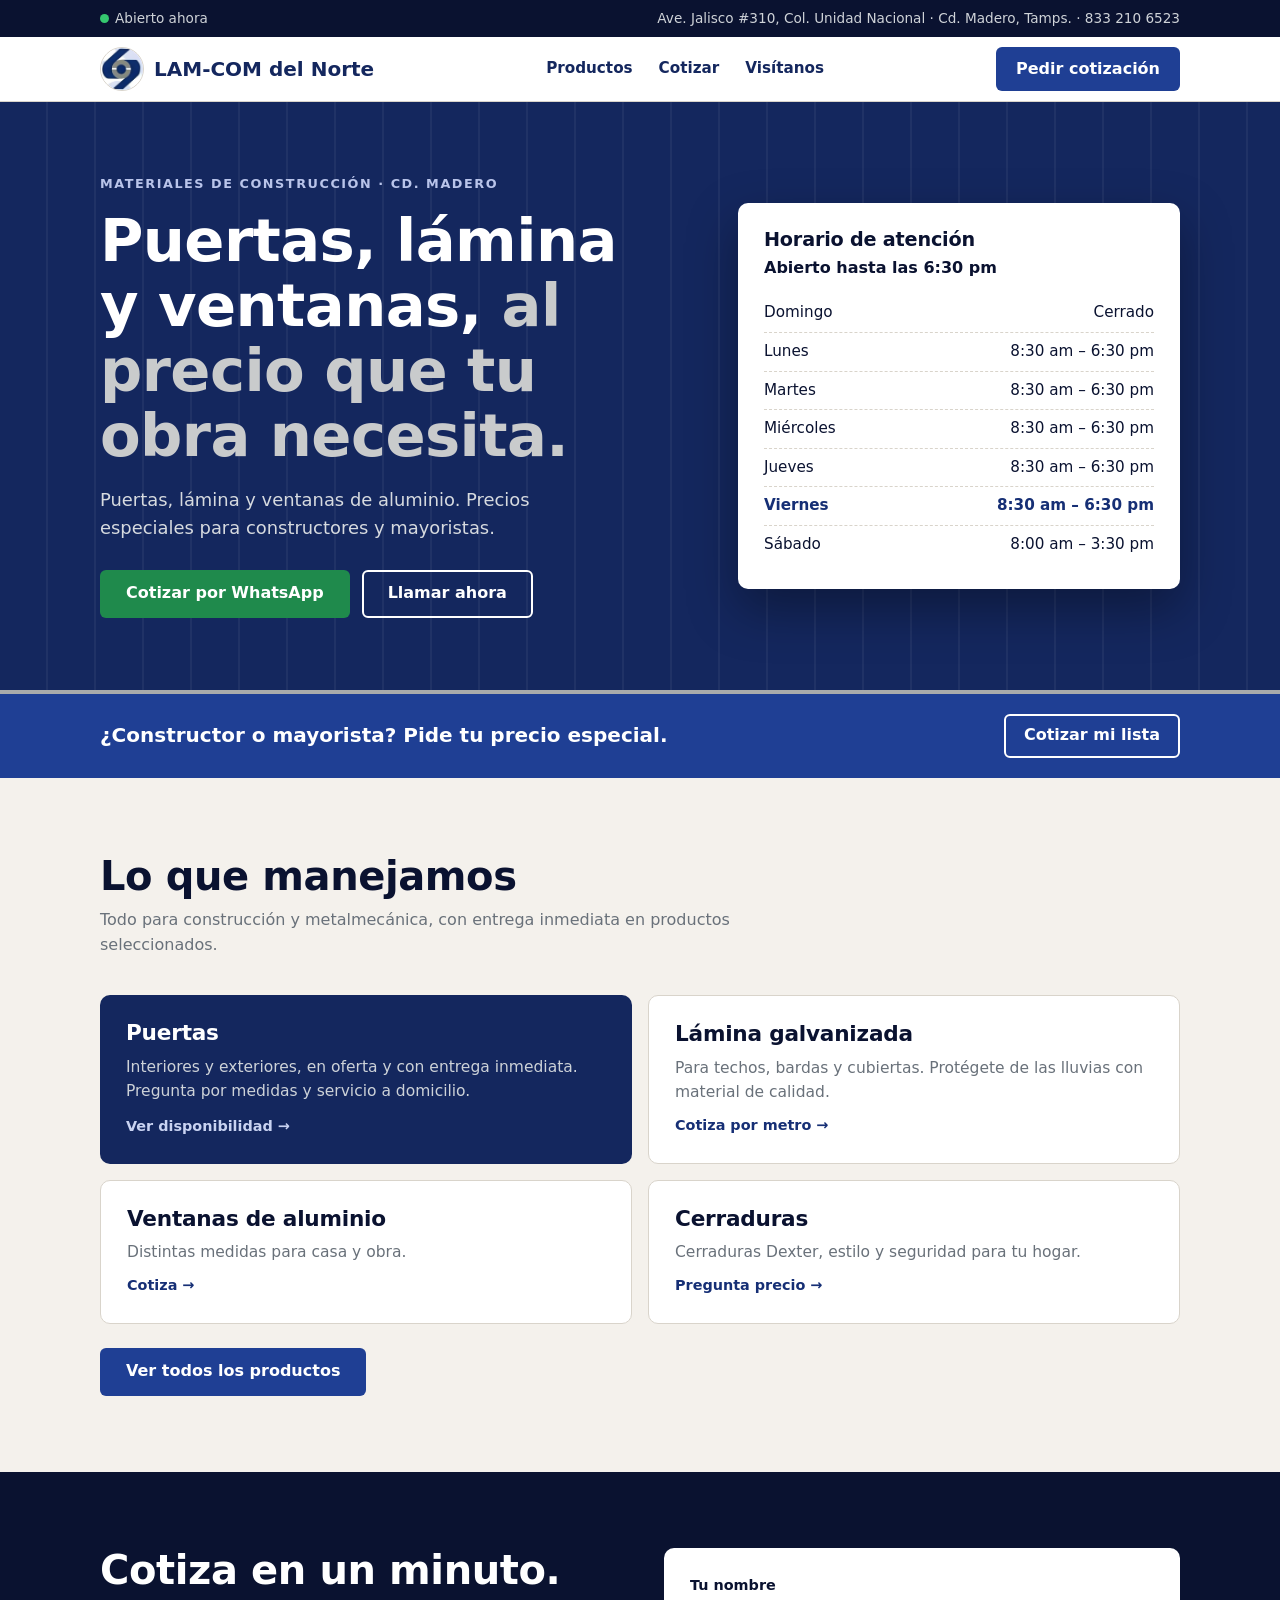
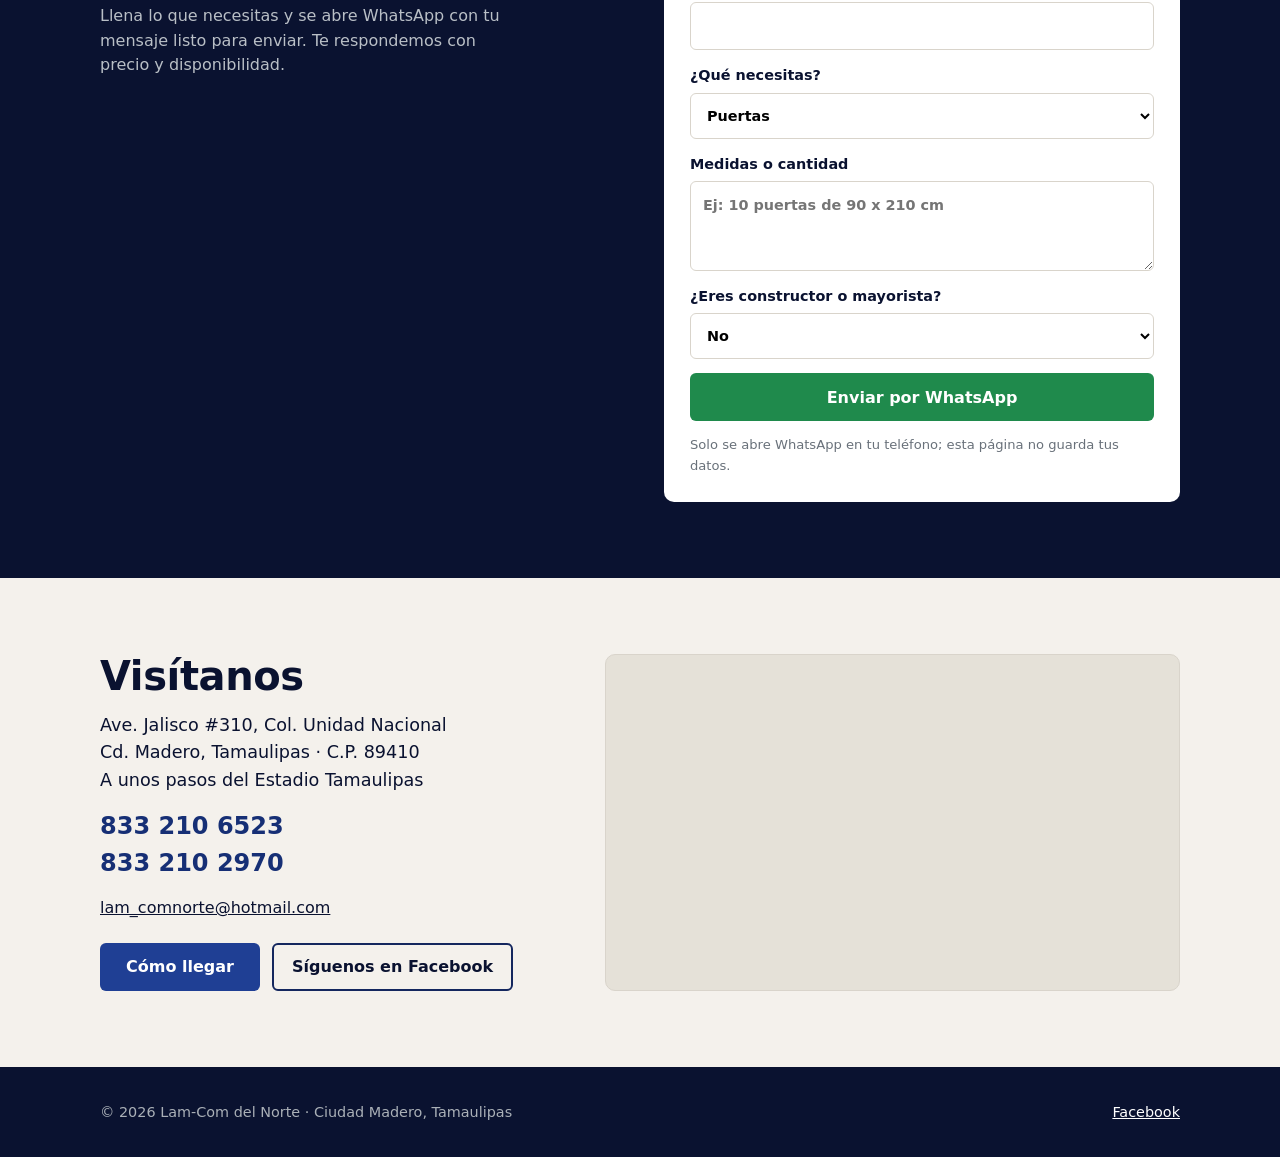
<file: index.html>
<!DOCTYPE html>
<html lang="es">
<head>
  <meta name="facebook-domain-verification" content="wm5kld1myep0v58hn8b151x4iaposu" />
<meta charset="utf-8">
<meta name="viewport" content="width=device-width, initial-scale=1">
<title>Lam-Com del Norte | Puertas, lámina y ventanas en Cd. Madero</title>
<meta name="theme-color" content="#14275e">
<link rel="icon" href="logo.jpg">
<meta name="description" content="Puertas, lámina galvanizada, acero y ventanas de aluminio en Ciudad Madero, Tamaulipas. Precios especiales a constructores y mayoristas.">
<link rel="stylesheet" href="style.css">
</head>
<body>

<div class="stick">
<div class="top"><div class="wrap">
  <span><span class="dot" id="dot"></span><span id="openTxt">Horario</span></span>
  <span>Ave. Jalisco #310, Col. Unidad Nacional · Cd. Madero, Tamps. · <a href="tel:+528332106523">833 210 6523</a></span>
</div></div>
<input type="checkbox" id="mt" class="mt" aria-hidden="true">
<header class="nav"><div class="wrap">
  <a class="logo" href="index.html"><img src="logo.jpg" alt="Logo Lam-Com del Norte"><span>LAM-COM del Norte</span></a>
  <label class="menu" for="mt" id="menu" role="button" tabindex="0" aria-label="Abrir menú">☰</label>
  <nav id="nav">
    <a href="productos.html">Productos</a>
    <a href="#cotizar">Cotizar</a>
    <a href="#visitanos">Visítanos</a>
  </nav>
  <a class="btn btn-or btn-sm" href="#cotizar">Pedir cotización</a>
</div></header>
</div>



<main>
<div class="hero"><div class="wrap">
  <div>
    <p class="eyebrow">Materiales de construcción · Cd. Madero</p>
    <h1>Puertas, lámina y ventanas, <em>al precio que tu obra necesita.</em></h1>
    <p class="lead">Puertas, lámina y ventanas de aluminio. Precios especiales para constructores y mayoristas.</p>
    <div class="cta">
      <a class="btn btn-wa" id="waHero" href="#">Cotizar por WhatsApp</a>
      <a class="btn btn-ghost" href="tel:+528332106523">Llamar ahora</a>
    </div>
  </div>
  <aside class="card-info" aria-label="Horario">
    <h2>Horario de atención</h2>
    <p class="status" id="status">Revisando…</p>
    <ul class="hrs" id="hrs"></ul>
  </aside>
</div></div>

<div class="band"><div class="wrap">
  <strong>¿Constructor o mayorista? Pide tu precio especial.</strong>
  <a class="btn btn-ghost btn-sm" href="#cotizar">Cotizar mi lista</a>
</div></div>

<section id="productos"><div class="wrap">
  <div class="sec-h">
    <h2>Lo que manejamos</h2>
    <p>Todo para construcción y metalmecánica, con entrega inmediata en productos seleccionados.</p>
  </div>
  <div class="prods">
    <a class="p big" href="productos.html#puertas-interior"><h3>Puertas</h3><p>Interiores y exteriores, en oferta y con entrega inmediata. Pregunta por medidas y servicio a domicilio.</p><span class="tag">Ver disponibilidad →</span></a>
    <a class="p mid" href="productos.html#lamina"><h3>Lámina galvanizada</h3><p>Para techos, bardas y cubiertas. Protégete de las lluvias con material de calidad.</p><span class="tag">Cotiza por metro →</span></a>
    <a class="p sm" href="productos.html#ventanas"><h3>Ventanas de aluminio</h3><p>Distintas medidas para casa y obra.</p><span class="tag">Cotiza →</span></a>
        <a class="p sm" href="productos.html#cerraduras"><h3>Cerraduras</h3><p>Cerraduras Dexter, estilo y seguridad para tu hogar.</p><span class="tag">Pregunta precio →</span></a>
  </div>
  <p style="margin-top:24px"><a class="btn btn-or" href="productos.html">Ver todos los productos</a></p>
</div></section>

<section class="quote" id="cotizar"><div class="wrap grid">
  <div>
    <h2>Cotiza en un minuto.</h2>
    <p class="s">Llena lo que necesitas y se abre WhatsApp con tu mensaje listo para enviar. Te respondemos con precio y disponibilidad.</p>
  </div>
  <form id="qf">
    <label>Tu nombre<input name="n" required autocomplete="name"></label>
    <label>¿Qué necesitas?
      <select name="p">
        <option>Puertas</option><option>Lámina galvanizada</option><option>Ventanas de aluminio</option>
        <option>Cerraduras</option><option>Otro</option>
      </select>
    </label>
    <label>Medidas o cantidad<textarea name="d" placeholder="Ej: 10 puertas de 90 x 210 cm"></textarea></label>
    <label>¿Eres constructor o mayorista?
      <select name="m"><option>No</option><option>Sí, constructor</option><option>Sí, mayorista</option></select>
    </label>
    <button class="btn btn-wa" type="submit">Enviar por WhatsApp</button>
    <p class="note">Solo se abre WhatsApp en tu teléfono; esta página no guarda tus datos.</p>
  </form>
</div></section>

<section id="visitanos"><div class="wrap loc">
  <div>
    <div class="sec-h" style="margin-bottom:0"><h2>Visítanos</h2></div>
    <address>Ave. Jalisco #310, Col. Unidad Nacional<br>Cd. Madero, Tamaulipas · C.P. 89410<br>A unos pasos del Estadio Tamaulipas</address>
    <div class="lines"><a href="tel:+528332106523">833 210 6523</a><a href="tel:+528332102970">833 210 2970</a></div>
    <p style="margin:14px 0 22px"><a href="mailto:lam_comnorte@hotmail.com">lam_comnorte@hotmail.com</a></p>
    <div class="cta">
      <a class="btn btn-or" target="_blank" rel="noopener" href="https://www.google.com/maps/dir/?api=1&destination=22.277692841,-97.850430793">Cómo llegar</a>
      <a class="btn btn-sm" style="border-color:var(--steel)" target="_blank" rel="noopener" href="https://www.facebook.com/LamComDelNorte">Síguenos en Facebook</a>
    </div>
  </div>
  <div class="map"><iframe title="Mapa" loading="lazy" src="https://maps.google.com/maps?q=22.277692841,-97.850430793(Lam-Com%20del%20Norte)&z=18&output=embed"></iframe></div>
</div></section>
</main>

<footer><div class="wrap">
  <span>© <span id="yr"></span> Lam-Com del Norte · Ciudad Madero, Tamaulipas</span>
  <span><a href="https://www.facebook.com/LamComDelNorte" target="_blank" rel="noopener">Facebook</a></span>
</div></footer>

<a class="btn btn-wa fab" id="waFab" href="#">WhatsApp</a>

<script>
const WA="528332848145";
const wa=t=>`https://wa.me/${WA}?text=${encodeURIComponent(t)}`;
const hello="Hola, me gustaría cotizar material.";
["waHero","waFab"].forEach(i=>document.getElementById(i).href=wa(hello));

// horario (hora de Ciudad Madero, UTC-6)
const H=[["Domingo",null],["Lunes",[8.5,18.5]],["Martes",[8.5,18.5]],["Miércoles",[8.5,18.5]],["Jueves",[8.5,18.5]],["Viernes",[8.5,18.5]],["Sábado",[8,15.5]]];
const fmt=h=>{const H=Math.floor(h),m=h%1?"30":"00";return (H>12?H-12:H)+":"+m+(H>=12?" pm":" am")};
const now=new Date(new Date().toLocaleString("en-US",{timeZone:"America/Matamoros"}));
const d=now.getDay(), t=now.getHours()+now.getMinutes()/60;
document.getElementById("hrs").innerHTML=H.map((x,i)=>`<li class="${i===d?'today':''}"><span>${x[0]}</span><span>${x[1]?fmt(x[1][0])+" – "+fmt(x[1][1]):"Cerrado"}</span></li>`).join("");
const a=H[d][1], open=a&&t>=a[0]&&t<a[1];
document.getElementById("dot").className="dot "+(open?"on":"off");
document.getElementById("openTxt").textContent=open?"Abierto ahora":"Cerrado ahora";
document.getElementById("status").textContent=open?`Abierto hasta las ${fmt(a[1])}`:"Cerrado en este momento";

document.getElementById("qf").addEventListener("submit",e=>{
  e.preventDefault();const f=new FormData(e.target);
  const msg=`Hola, soy ${f.get("n")}. Quiero cotizar: ${f.get("p")}.`+(f.get("d")?` Detalle: ${f.get("d")}.`:"")+(f.get("m")!=="No"?` ${f.get("m")}.`:"");
  window.open(wa(msg),"_blank","noopener");
});
const mt=document.getElementById("mt");document.querySelectorAll("#nav a").forEach(l=>l.onclick=()=>{mt.checked=false});
document.getElementById("yr").textContent=new Date().getFullYear();
</script>
</body>
</html>
</file>
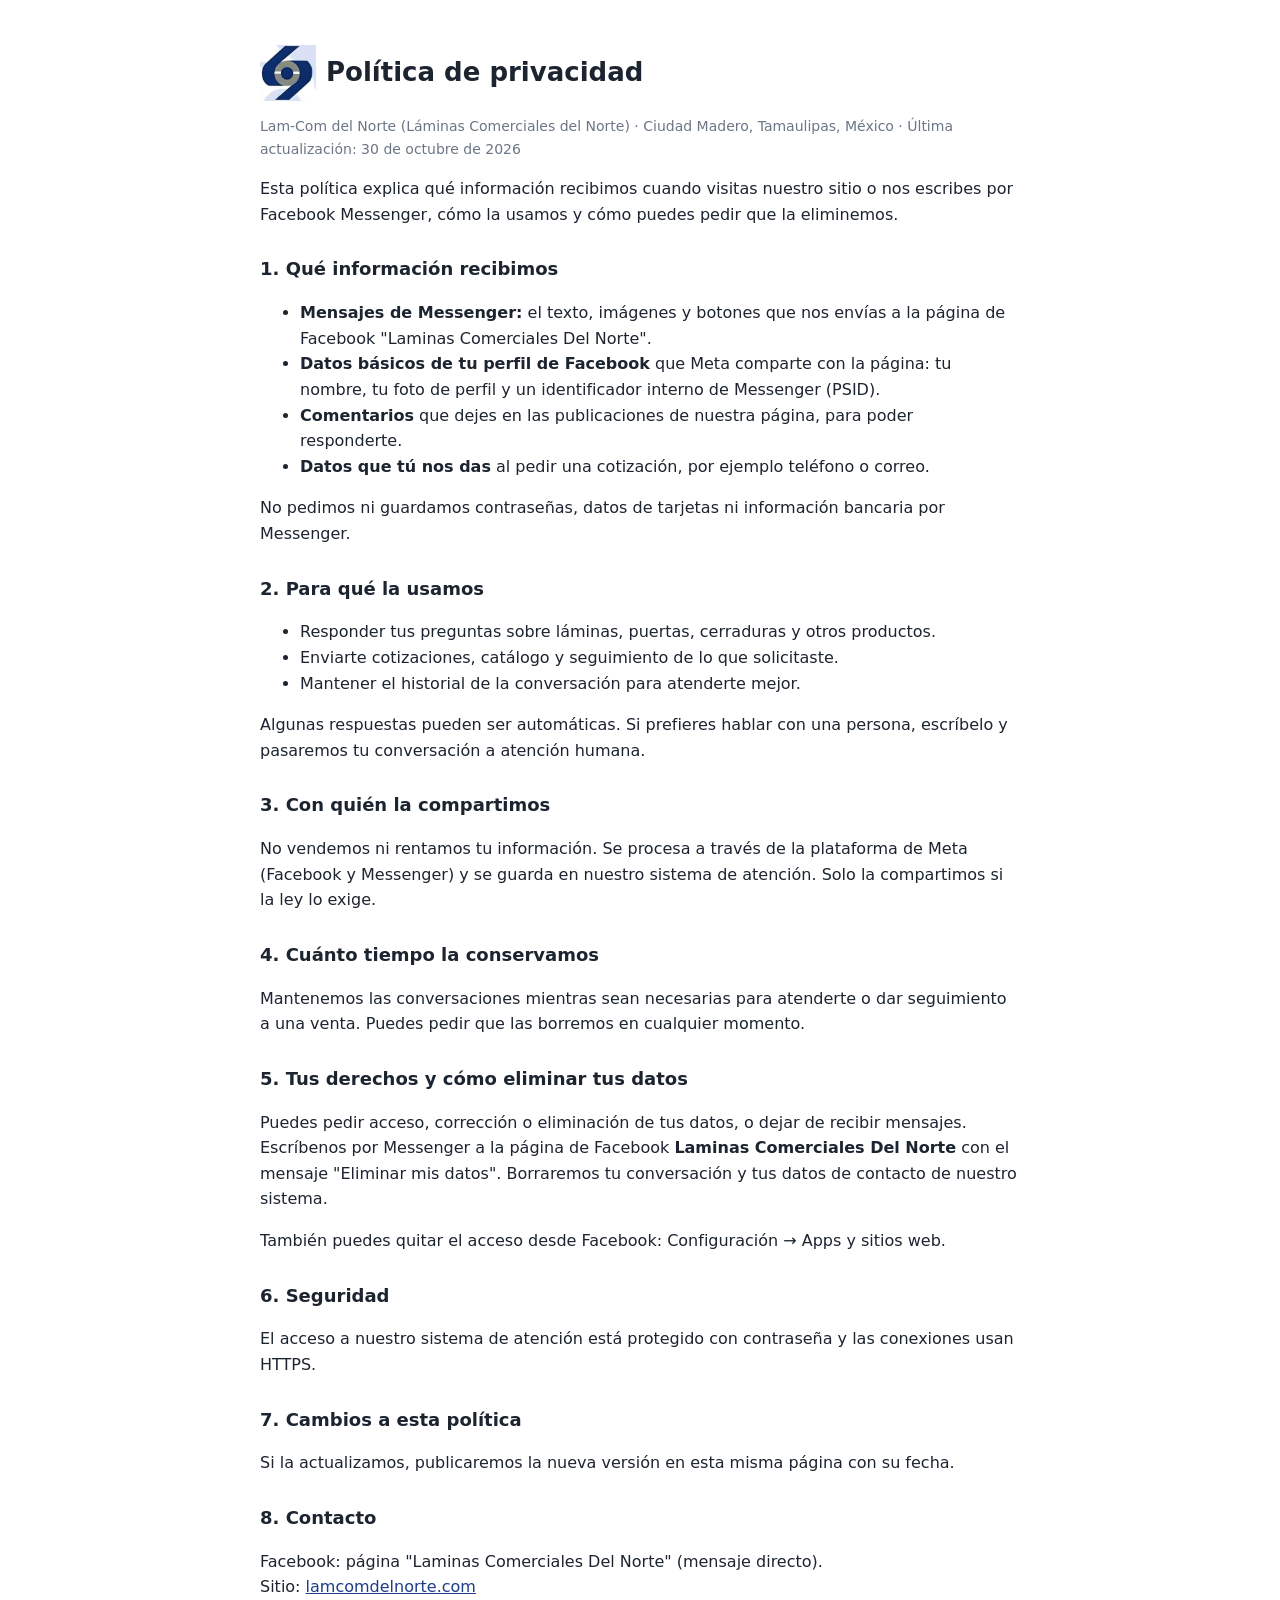
<file: privacidad.html>
<!doctype html>
<html lang="es">
<head>
<meta charset="utf-8">
<meta name="viewport" content="width=device-width, initial-scale=1">
<title>Política de privacidad | Lam-Com del Norte</title>
<link rel="icon" href="logo.jpg">
<style>
  body{font:16px/1.6 system-ui,-apple-system,"Segoe UI",Roboto,sans-serif;color:#1c2430;max-width:760px;margin:0 auto;padding:28px 18px;background:#fff}
  h1{font-size:26px;margin-bottom:4px} h2{font-size:18px;margin-top:28px}
  .muted{color:#6b7686;font-size:14px} img{height:56px;vertical-align:middle;margin-right:10px}
  a{color:#1f3c88}
</style>
</head>
<body>
<h1><img src="logo.jpg" alt="Lam-Com del Norte">Política de privacidad</h1>
<p class="muted">Lam-Com del Norte (Láminas Comerciales del Norte) · Ciudad Madero, Tamaulipas, México · Última actualización: 30 de octubre de 2026</p>

<p>Esta política explica qué información recibimos cuando visitas nuestro sitio o nos escribes por Facebook Messenger, cómo la usamos y cómo puedes pedir que la eliminemos.</p>

<h2>1. Qué información recibimos</h2>
<ul>
  <li><b>Mensajes de Messenger:</b> el texto, imágenes y botones que nos envías a la página de Facebook "Laminas Comerciales Del Norte".</li>
  <li><b>Datos básicos de tu perfil de Facebook</b> que Meta comparte con la página: tu nombre, tu foto de perfil y un identificador interno de Messenger (PSID).</li>
  <li><b>Comentarios</b> que dejes en las publicaciones de nuestra página, para poder responderte.</li>
  <li><b>Datos que tú nos das</b> al pedir una cotización, por ejemplo teléfono o correo.</li>
</ul>
<p>No pedimos ni guardamos contraseñas, datos de tarjetas ni información bancaria por Messenger.</p>

<h2>2. Para qué la usamos</h2>
<ul>
  <li>Responder tus preguntas sobre láminas, puertas, cerraduras y otros productos.</li>
  <li>Enviarte cotizaciones, catálogo y seguimiento de lo que solicitaste.</li>
  <li>Mantener el historial de la conversación para atenderte mejor.</li>
</ul>
<p>Algunas respuestas pueden ser automáticas. Si prefieres hablar con una persona, escríbelo y pasaremos tu conversación a atención humana.</p>

<h2>3. Con quién la compartimos</h2>
<p>No vendemos ni rentamos tu información. Se procesa a través de la plataforma de Meta (Facebook y Messenger) y se guarda en nuestro sistema de atención. Solo la compartimos si la ley lo exige.</p>

<h2>4. Cuánto tiempo la conservamos</h2>
<p>Mantenemos las conversaciones mientras sean necesarias para atenderte o dar seguimiento a una venta. Puedes pedir que las borremos en cualquier momento.</p>

<h2>5. Tus derechos y cómo eliminar tus datos</h2>
<p>Puedes pedir acceso, corrección o eliminación de tus datos, o dejar de recibir mensajes. Escríbenos por Messenger a la página de Facebook <b>Laminas Comerciales Del Norte</b> con el mensaje "Eliminar mis datos". Borraremos tu conversación y tus datos de contacto de nuestro sistema.</p>
<p>También puedes quitar el acceso desde Facebook: Configuración → Apps y sitios web.</p>

<h2>6. Seguridad</h2>
<p>El acceso a nuestro sistema de atención está protegido con contraseña y las conexiones usan HTTPS.</p>

<h2>7. Cambios a esta política</h2>
<p>Si la actualizamos, publicaremos la nueva versión en esta misma página con su fecha.</p>

<h2>8. Contacto</h2>
<p>Facebook: página "Laminas Comerciales Del Norte" (mensaje directo).<br>
Sitio: <a href="index.html">lamcomdelnorte.com</a></p>
</body>
</html>
</file>
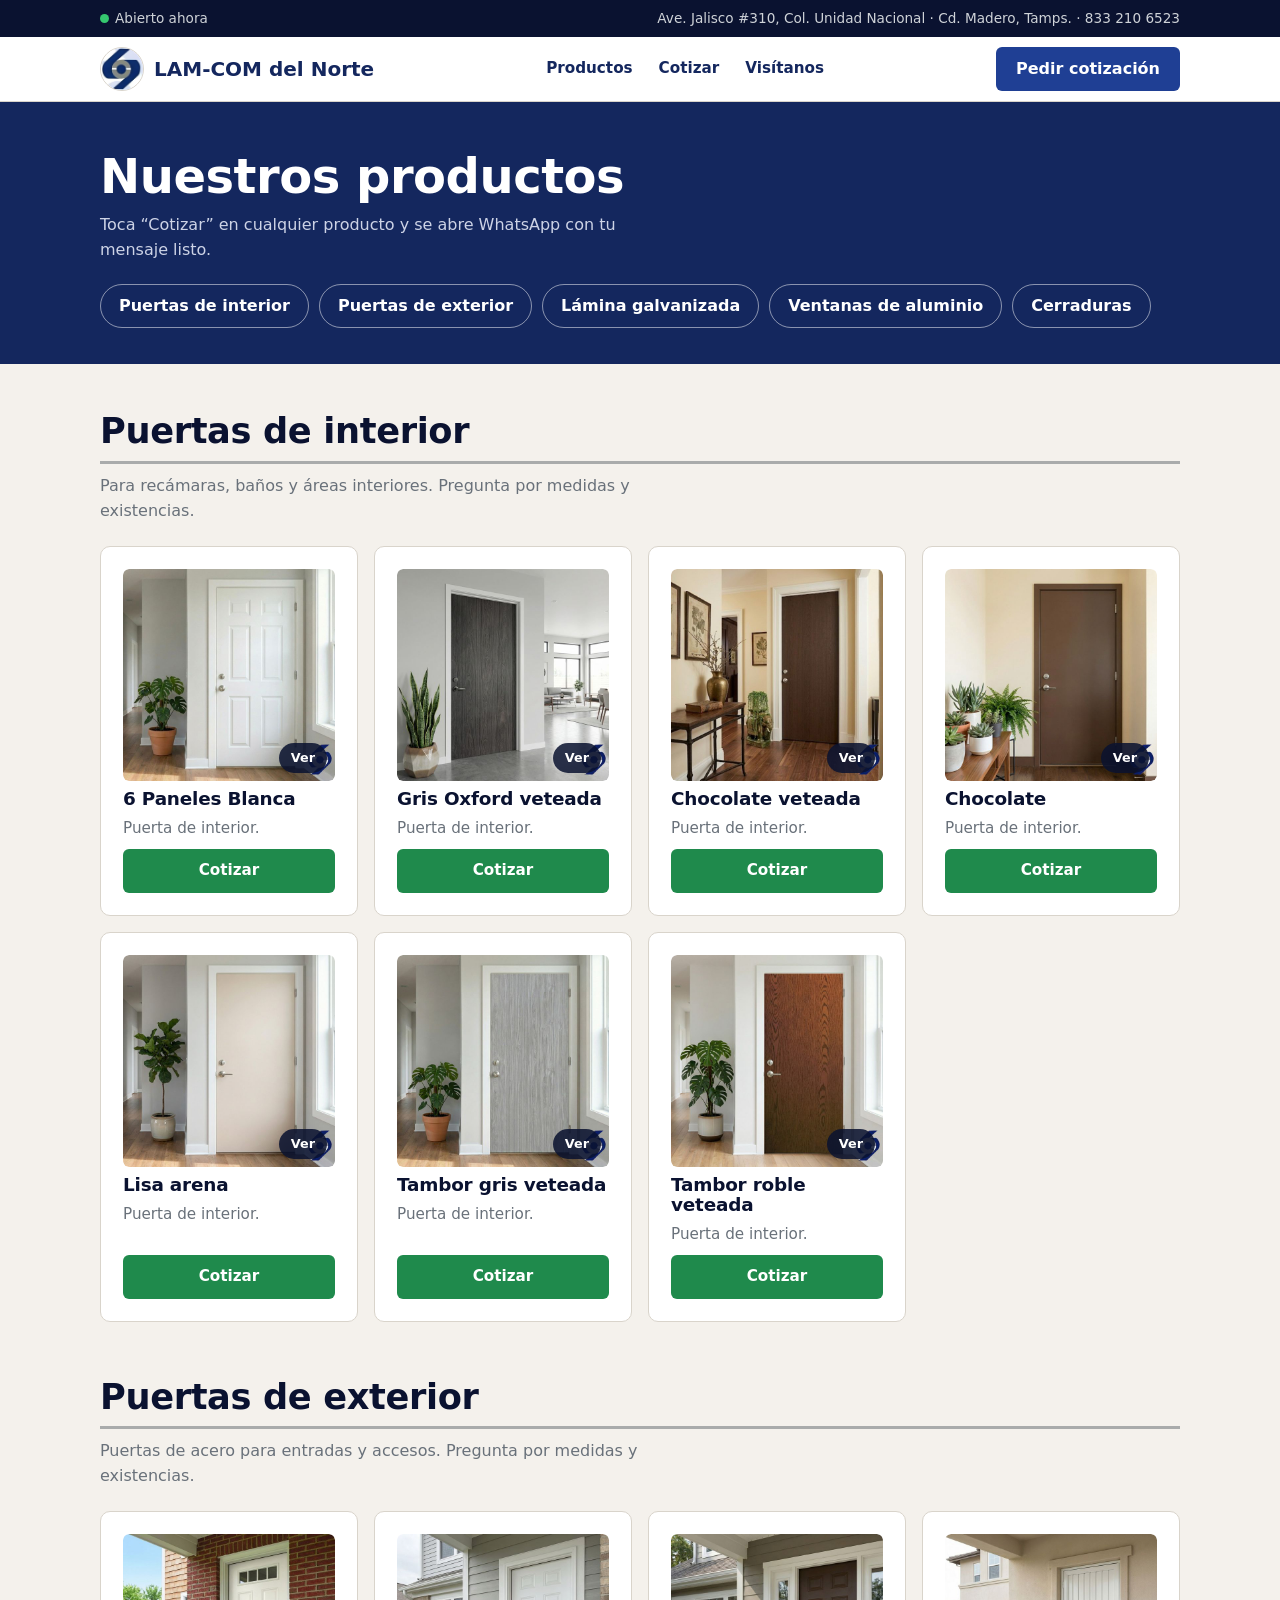
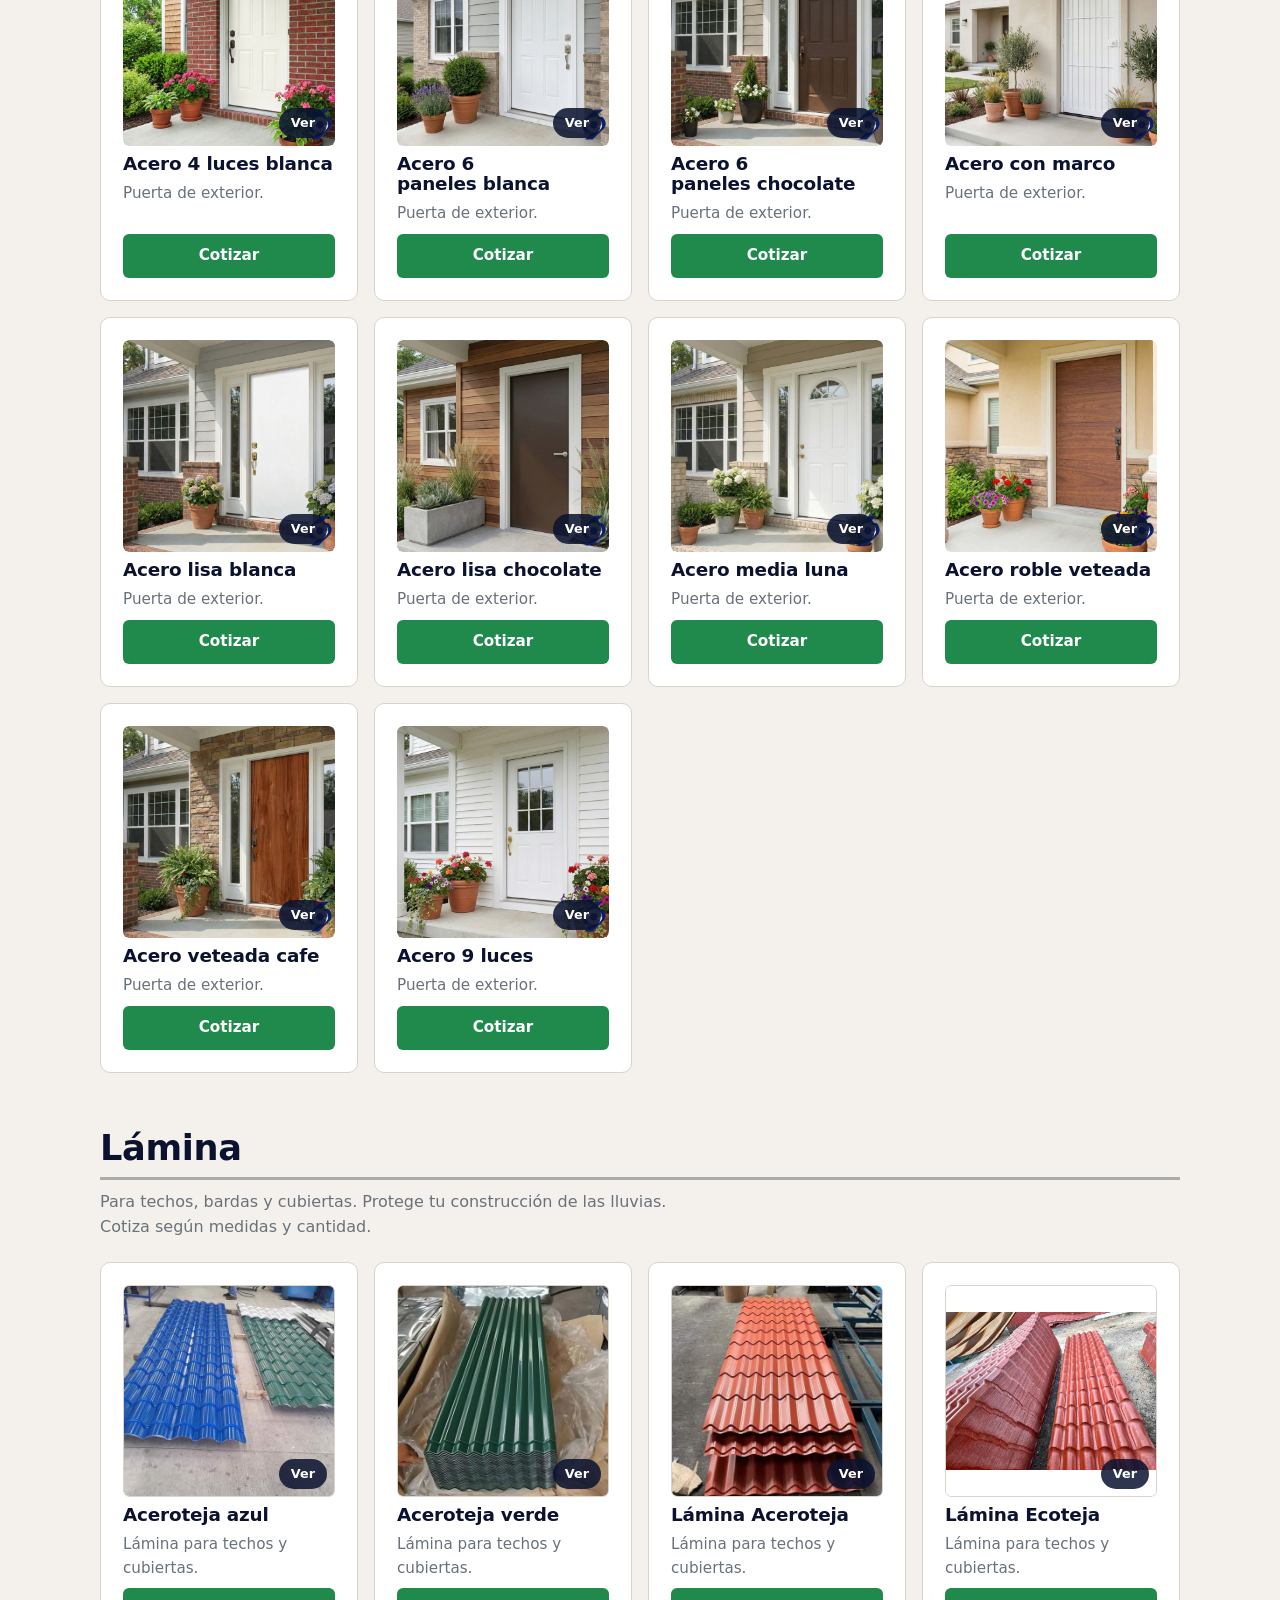
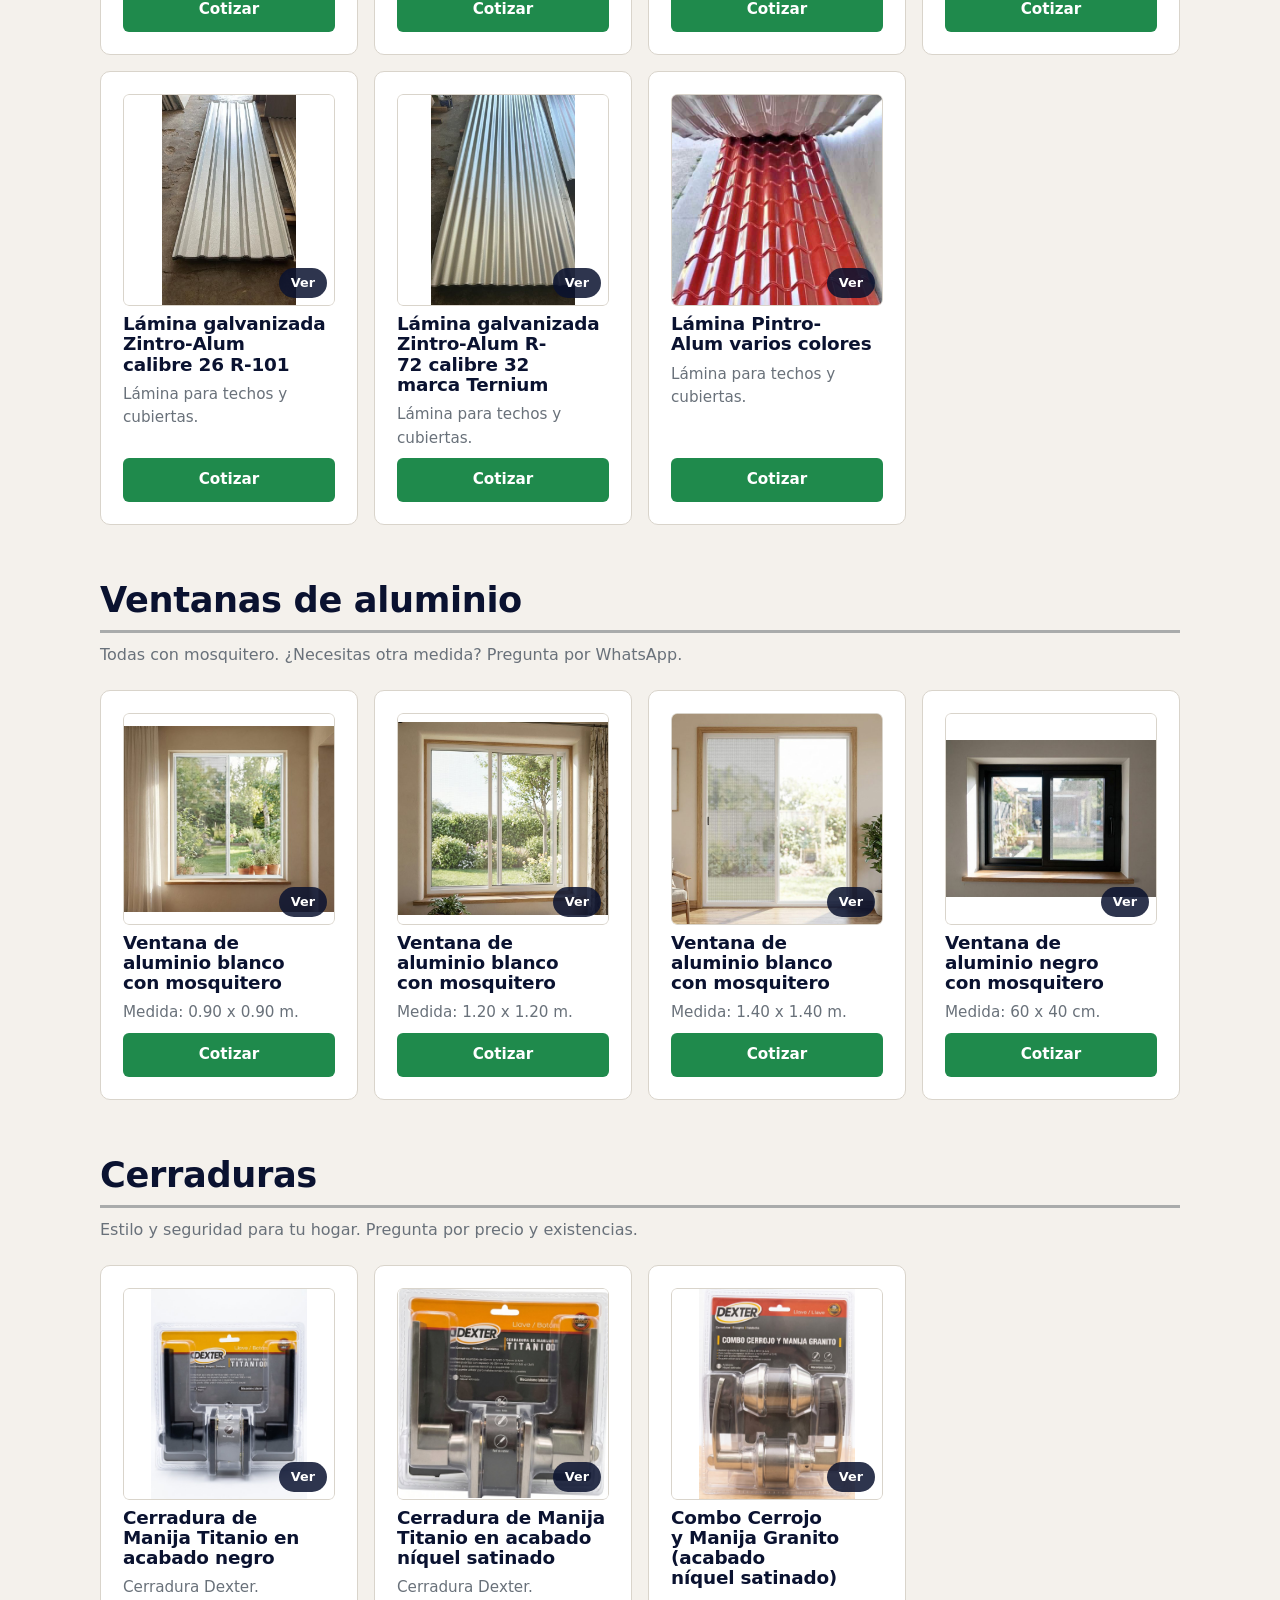
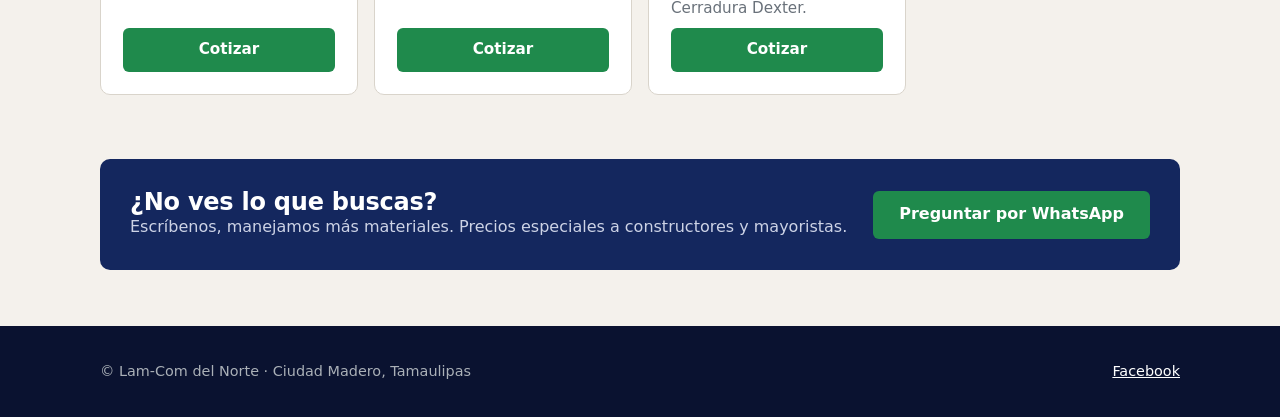
<file: productos.html>
<!DOCTYPE html>
<html lang="es">
<head>
<meta charset="utf-8">
<meta name="viewport" content="width=device-width, initial-scale=1">
<title>Productos | Lam-Com del Norte</title>
<meta name="theme-color" content="#14275e">
<link rel="icon" href="logo.jpg">
<link rel="stylesheet" href="style.css">
</head>
<body>
<div class="stick">
<div class="top"><div class="wrap">
  <span><span class="dot" id="dot"></span><span id="openTxt">Horario</span></span>
  <span>Ave. Jalisco #310, Col. Unidad Nacional · Cd. Madero, Tamps. · <a href="tel:+528332106523">833 210 6523</a></span>
</div></div>
<input type="checkbox" id="mt" class="mt" aria-hidden="true">
<header class="nav"><div class="wrap">
  <a class="logo" href="index.html"><img src="logo.jpg" alt="Logo Lam-Com del Norte"><span>LAM-COM del Norte</span></a>
  <label class="menu" for="mt" id="menu" role="button" tabindex="0" aria-label="Abrir menú">☰</label>
  <nav id="nav">
    <a href="productos.html">Productos</a>
    <a href="index.html#cotizar">Cotizar</a>
    <a href="index.html#visitanos">Visítanos</a>
  </nav>
  <a class="btn btn-or btn-sm" href="index.html#cotizar">Pedir cotización</a>
</div></header>
</div>
<main>
<div class="phead"><div class="wrap"><h1>Nuestros productos</h1><p>Toca “Cotizar” en cualquier producto y se abre WhatsApp con tu mensaje listo.</p><div class="chips"><a href="#puertas-interior">Puertas de interior</a><a href="#puertas-exterior">Puertas de exterior</a><a href="#lamina">Lámina galvanizada</a><a href="#ventanas">Ventanas de aluminio</a><a href="#cerraduras">Cerraduras</a></div></div></div>
<span id="puertas"></span>
<section class="cat" id="puertas-interior"><div class="wrap"><h2>Puertas de interior</h2><p>Para recámaras, baños y áreas interiores. Pregunta por medidas y existencias.</p><div class="items"><article class="it"><a class="zoom" href="img/interior-acero-6-paneles.jpg" aria-label="Ver foto grande"><img class="pic" src="img/interior-acero-6-paneles.jpg" alt="Puerta de interior 6 Paneles Blanca" loading="lazy" width="640" height="640"><span class="zoomtag">Ver</span></a><h3>6 Paneles Blanca</h3><p>Puerta de interior.</p><a class="btn btn-wa" href="#" data-q="Puerta interior: 6 Paneles Blanca">Cotizar</a></article><article class="it"><a class="zoom" href="img/interior-gris-oxford-veteada.jpg" aria-label="Ver foto grande"><img class="pic" src="img/interior-gris-oxford-veteada.jpg" alt="Puerta de interior Gris Oxford veteada" loading="lazy" width="640" height="640"><span class="zoomtag">Ver</span></a><h3>Gris Oxford veteada</h3><p>Puerta de interior.</p><a class="btn btn-wa" href="#" data-q="Puerta interior: Gris Oxford veteada">Cotizar</a></article><article class="it"><a class="zoom" href="img/interior-chocolate-veteada.jpg" aria-label="Ver foto grande"><img class="pic" src="img/interior-chocolate-veteada.jpg" alt="Puerta de interior Chocolate veteada" loading="lazy" width="640" height="640"><span class="zoomtag">Ver</span></a><h3>Chocolate veteada</h3><p>Puerta de interior.</p><a class="btn btn-wa" href="#" data-q="Puerta interior: Chocolate veteada">Cotizar</a></article><article class="it"><a class="zoom" href="img/interior-chocolate.jpg" aria-label="Ver foto grande"><img class="pic" src="img/interior-chocolate.jpg" alt="Puerta de interior Chocolate" loading="lazy" width="640" height="640"><span class="zoomtag">Ver</span></a><h3>Chocolate</h3><p>Puerta de interior.</p><a class="btn btn-wa" href="#" data-q="Puerta interior: Chocolate">Cotizar</a></article><article class="it"><a class="zoom" href="img/interior-lisa-arena.jpg" aria-label="Ver foto grande"><img class="pic" src="img/interior-lisa-arena.jpg" alt="Puerta de interior Lisa arena" loading="lazy" width="640" height="640"><span class="zoomtag">Ver</span></a><h3>Lisa arena</h3><p>Puerta de interior.</p><a class="btn btn-wa" href="#" data-q="Puerta interior: Lisa arena">Cotizar</a></article><article class="it"><a class="zoom" href="img/interior-tambor-gris-veteada.jpg" aria-label="Ver foto grande"><img class="pic" src="img/interior-tambor-gris-veteada.jpg" alt="Puerta de interior Tambor gris veteada" loading="lazy" width="640" height="640"><span class="zoomtag">Ver</span></a><h3>Tambor gris veteada</h3><p>Puerta de interior.</p><a class="btn btn-wa" href="#" data-q="Puerta interior: Tambor gris veteada">Cotizar</a></article><article class="it"><a class="zoom" href="img/interior-tambor-roble-veteada.jpg" aria-label="Ver foto grande"><img class="pic" src="img/interior-tambor-roble-veteada.jpg" alt="Puerta de interior Tambor roble veteada" loading="lazy" width="640" height="640"><span class="zoomtag">Ver</span></a><h3>Tambor roble veteada</h3><p>Puerta de interior.</p><a class="btn btn-wa" href="#" data-q="Puerta interior: Tambor roble veteada">Cotizar</a></article></div></div></section>
<section class="cat" id="puertas-exterior"><div class="wrap"><h2>Puertas de exterior</h2><p>Puertas de acero para entradas y accesos. Pregunta por medidas y existencias.</p><div class="items"><article class="it"><a class="zoom" href="img/exterior-acero-4-luces-blanca.jpg" aria-label="Ver foto grande"><img class="pic" src="img/exterior-acero-4-luces-blanca.jpg" alt="Puerta de exterior Acero 4 luces blanca" loading="lazy" width="640" height="640"><span class="zoomtag">Ver</span></a><h3>Acero 4 luces blanca</h3><p>Puerta de exterior.</p><a class="btn btn-wa" href="#" data-q="Puerta exterior: Acero 4 luces blanca">Cotizar</a></article><article class="it"><a class="zoom" href="img/exterior-acero-6-paneles-blanca.jpg" aria-label="Ver foto grande"><img class="pic" src="img/exterior-acero-6-paneles-blanca.jpg" alt="Puerta de exterior Acero 6 paneles blanca" loading="lazy" width="640" height="640"><span class="zoomtag">Ver</span></a><h3>Acero 6 paneles blanca</h3><p>Puerta de exterior.</p><a class="btn btn-wa" href="#" data-q="Puerta exterior: Acero 6 paneles blanca">Cotizar</a></article><article class="it"><a class="zoom" href="img/exterior-acero-6-paneles-chocolate.jpg" aria-label="Ver foto grande"><img class="pic" src="img/exterior-acero-6-paneles-chocolate.jpg" alt="Puerta de exterior Acero 6 paneles chocolate" loading="lazy" width="640" height="640"><span class="zoomtag">Ver</span></a><h3>Acero 6 paneles chocolate</h3><p>Puerta de exterior.</p><a class="btn btn-wa" href="#" data-q="Puerta exterior: Acero 6 paneles chocolate">Cotizar</a></article><article class="it"><a class="zoom" href="img/exterior-acero-con-marco.jpg" aria-label="Ver foto grande"><img class="pic" src="img/exterior-acero-con-marco.jpg" alt="Puerta de exterior Acero con marco" loading="lazy" width="640" height="640"><span class="zoomtag">Ver</span></a><h3>Acero con marco</h3><p>Puerta de exterior.</p><a class="btn btn-wa" href="#" data-q="Puerta exterior: Acero con marco">Cotizar</a></article><article class="it"><a class="zoom" href="img/exterior-acero-lisa-blanca.jpg" aria-label="Ver foto grande"><img class="pic" src="img/exterior-acero-lisa-blanca.jpg" alt="Puerta de exterior Acero lisa blanca" loading="lazy" width="640" height="640"><span class="zoomtag">Ver</span></a><h3>Acero lisa blanca</h3><p>Puerta de exterior.</p><a class="btn btn-wa" href="#" data-q="Puerta exterior: Acero lisa blanca">Cotizar</a></article><article class="it"><a class="zoom" href="img/exterior-acero-lisa-chocolate.jpg" aria-label="Ver foto grande"><img class="pic" src="img/exterior-acero-lisa-chocolate.jpg" alt="Puerta de exterior Acero lisa chocolate" loading="lazy" width="640" height="640"><span class="zoomtag">Ver</span></a><h3>Acero lisa chocolate</h3><p>Puerta de exterior.</p><a class="btn btn-wa" href="#" data-q="Puerta exterior: Acero lisa chocolate">Cotizar</a></article><article class="it"><a class="zoom" href="img/exterior-acero-media-luna.jpg" aria-label="Ver foto grande"><img class="pic" src="img/exterior-acero-media-luna.jpg" alt="Puerta de exterior Acero media luna" loading="lazy" width="640" height="640"><span class="zoomtag">Ver</span></a><h3>Acero media luna</h3><p>Puerta de exterior.</p><a class="btn btn-wa" href="#" data-q="Puerta exterior: Acero media luna">Cotizar</a></article><article class="it"><a class="zoom" href="img/exterior-acero-roble-veteada.jpg" aria-label="Ver foto grande"><img class="pic" src="img/exterior-acero-roble-veteada.jpg" alt="Puerta de exterior Acero roble veteada" loading="lazy" width="640" height="640"><span class="zoomtag">Ver</span></a><h3>Acero roble veteada</h3><p>Puerta de exterior.</p><a class="btn btn-wa" href="#" data-q="Puerta exterior: Acero roble veteada">Cotizar</a></article><article class="it"><a class="zoom" href="img/exterior-acero-veteada-cafe.jpg" aria-label="Ver foto grande"><img class="pic" src="img/exterior-acero-veteada-cafe.jpg" alt="Puerta de exterior Acero veteada cafe" loading="lazy" width="640" height="640"><span class="zoomtag">Ver</span></a><h3>Acero veteada cafe</h3><p>Puerta de exterior.</p><a class="btn btn-wa" href="#" data-q="Puerta exterior: Acero veteada cafe">Cotizar</a></article><article class="it"><a class="zoom" href="img/exterior-acero-9-luces.jpg" aria-label="Ver foto grande"><img class="pic" src="img/exterior-acero-9-luces.jpg" alt="Puerta de exterior Acero 9 luces" loading="lazy" width="640" height="640"><span class="zoomtag">Ver</span></a><h3>Acero 9 luces</h3><p>Puerta de exterior.</p><a class="btn btn-wa" href="#" data-q="Puerta exterior: Acero 9 luces">Cotizar</a></article></div></div></section>
<section class="cat" id="lamina"><div class="wrap"><h2>Lámina</h2><p>Para techos, bardas y cubiertas. Protege tu construcción de las lluvias. Cotiza según medidas y cantidad.</p><div class="items"><article class="it"><a class="zoom" href="img/lamina-aceroteja-azul.jpg" aria-label="Ver foto grande"><img class="pic fit" src="img/lamina-aceroteja-azul.jpg" alt="Aceroteja azul" loading="lazy"><span class="zoomtag">Ver</span></a><h3>Aceroteja azul</h3><p>Lámina para techos y cubiertas.</p><a class="btn btn-wa" href="#" data-q="Aceroteja azul">Cotizar</a></article><article class="it"><a class="zoom" href="img/lamina-aceroteja-verde.jpg" aria-label="Ver foto grande"><img class="pic fit" src="img/lamina-aceroteja-verde.jpg" alt="Aceroteja verde" loading="lazy"><span class="zoomtag">Ver</span></a><h3>Aceroteja verde</h3><p>Lámina para techos y cubiertas.</p><a class="btn btn-wa" href="#" data-q="Aceroteja verde">Cotizar</a></article><article class="it"><a class="zoom" href="img/lamina-lamina-aceroteja.jpg" aria-label="Ver foto grande"><img class="pic fit" src="img/lamina-lamina-aceroteja.jpg" alt="Lámina Aceroteja" loading="lazy"><span class="zoomtag">Ver</span></a><h3>Lámina Aceroteja</h3><p>Lámina para techos y cubiertas.</p><a class="btn btn-wa" href="#" data-q="Lámina Aceroteja">Cotizar</a></article><article class="it"><a class="zoom" href="img/lamina-lamina-ecoteja.jpg" aria-label="Ver foto grande"><img class="pic fit" src="img/lamina-lamina-ecoteja.jpg" alt="Lámina Ecoteja" loading="lazy"><span class="zoomtag">Ver</span></a><h3>Lámina Ecoteja</h3><p>Lámina para techos y cubiertas.</p><a class="btn btn-wa" href="#" data-q="Lámina Ecoteja">Cotizar</a></article><article class="it"><a class="zoom" href="img/lamina-galvanizada-zintro-alum-cal-26-r101.jpg" aria-label="Ver foto grande"><img class="pic fit" src="img/lamina-galvanizada-zintro-alum-cal-26-r101.jpg" alt="Lámina galvanizada Zintro-Alum calibre 26 R-101" loading="lazy"><span class="zoomtag">Ver</span></a><h3>Lámina galvanizada Zintro-Alum calibre 26 R-101</h3><p>Lámina para techos y cubiertas.</p><a class="btn btn-wa" href="#" data-q="Lámina galvanizada Zintro-Alum calibre 26 R-101">Cotizar</a></article><article class="it"><a class="zoom" href="img/lamina-galvanizada-zintro-alum-r72-cal-32-ternium.jpg" aria-label="Ver foto grande"><img class="pic fit" src="img/lamina-galvanizada-zintro-alum-r72-cal-32-ternium.jpg" alt="Lámina galvanizada Zintro-Alum R-72 calibre 32 marca Ternium" loading="lazy"><span class="zoomtag">Ver</span></a><h3>Lámina galvanizada Zintro-Alum R-72 calibre 32 marca Ternium</h3><p>Lámina para techos y cubiertas.</p><a class="btn btn-wa" href="#" data-q="Lámina galvanizada Zintro-Alum R-72 calibre 32 marca Ternium">Cotizar</a></article><article class="it"><a class="zoom" href="img/lamina-pintro-alum-varios-colores.jpg" aria-label="Ver foto grande"><img class="pic fit" src="img/lamina-pintro-alum-varios-colores.jpg" alt="Lámina Pintro-Alum varios colores" loading="lazy"><span class="zoomtag">Ver</span></a><h3>Lámina Pintro-Alum varios colores</h3><p>Lámina para techos y cubiertas.</p><a class="btn btn-wa" href="#" data-q="Lámina Pintro-Alum varios colores">Cotizar</a></article></div></div></section>
<section class="cat" id="ventanas"><div class="wrap"><h2>Ventanas de aluminio</h2><p>Todas con mosquitero. ¿Necesitas otra medida? Pregunta por WhatsApp.</p><div class="items"><article class="it"><a class="zoom" href="img/ventana-blanco-090.jpg" aria-label="Ver foto grande"><img class="pic fit" src="img/ventana-blanco-090.jpg" alt="Ventana de aluminio blanco con mosquitero 0.90 x 0.90 m" loading="lazy"><span class="zoomtag">Ver</span></a><h3>Ventana de aluminio blanco con mosquitero</h3><p>Medida: 0.90 x 0.90 m.</p><a class="btn btn-wa" href="#" data-q="Ventana de aluminio blanco con mosquitero (0.90 x 0.90 m)">Cotizar</a></article><article class="it"><a class="zoom" href="img/ventana-blanco-120.jpg" aria-label="Ver foto grande"><img class="pic fit" src="img/ventana-blanco-120.jpg" alt="Ventana de aluminio blanco con mosquitero 1.20 x 1.20 m" loading="lazy"><span class="zoomtag">Ver</span></a><h3>Ventana de aluminio blanco con mosquitero</h3><p>Medida: 1.20 x 1.20 m.</p><a class="btn btn-wa" href="#" data-q="Ventana de aluminio blanco con mosquitero (1.20 x 1.20 m)">Cotizar</a></article><article class="it"><a class="zoom" href="img/ventana-blanco-140.jpg" aria-label="Ver foto grande"><img class="pic fit" src="img/ventana-blanco-140.jpg" alt="Ventana de aluminio blanco con mosquitero 1.40 x 1.40 m" loading="lazy"><span class="zoomtag">Ver</span></a><h3>Ventana de aluminio blanco con mosquitero</h3><p>Medida: 1.40 x 1.40 m.</p><a class="btn btn-wa" href="#" data-q="Ventana de aluminio blanco con mosquitero (1.40 x 1.40 m)">Cotizar</a></article><article class="it"><a class="zoom" href="img/ventana-negro-60x40.jpg" aria-label="Ver foto grande"><img class="pic fit" src="img/ventana-negro-60x40.jpg" alt="Ventana de aluminio negro con mosquitero 60 x 40 cm" loading="lazy"><span class="zoomtag">Ver</span></a><h3>Ventana de aluminio negro con mosquitero</h3><p>Medida: 60 x 40 cm.</p><a class="btn btn-wa" href="#" data-q="Ventana de aluminio negro con mosquitero (60 x 40 cm)">Cotizar</a></article></div></div></section>
<section class="cat" id="cerraduras"><div class="wrap"><h2>Cerraduras</h2><p>Estilo y seguridad para tu hogar. Pregunta por precio y existencias.</p><div class="items"><article class="it"><a class="zoom" href="img/cerradura-manija-titanio-negro.jpg" aria-label="Ver foto grande"><img class="pic fit" src="img/cerradura-manija-titanio-negro.jpg" alt="Cerradura de Manija Titanio en acabado negro" loading="lazy"><span class="zoomtag">Ver</span></a><h3>Cerradura de Manija Titanio en acabado negro</h3><p>Cerradura Dexter.</p><a class="btn btn-wa" href="#" data-q="Cerradura de Manija Titanio en acabado negro">Cotizar</a></article><article class="it"><a class="zoom" href="img/cerradura-manija-titanio-niquel-satinado.jpg" aria-label="Ver foto grande"><img class="pic fit" src="img/cerradura-manija-titanio-niquel-satinado.jpg" alt="Cerradura de Manija Titanio en acabado níquel satinado" loading="lazy"><span class="zoomtag">Ver</span></a><h3>Cerradura de Manija Titanio en acabado níquel satinado</h3><p>Cerradura Dexter.</p><a class="btn btn-wa" href="#" data-q="Cerradura de Manija Titanio en acabado níquel satinado">Cotizar</a></article><article class="it"><a class="zoom" href="img/cerradura-combo-cerrojo-manija-granito-niquel-satinado.jpg" aria-label="Ver foto grande"><img class="pic fit" src="img/cerradura-combo-cerrojo-manija-granito-niquel-satinado.jpg" alt="Combo Cerrojo y Manija Granito (acabado níquel satinado)" loading="lazy"><span class="zoomtag">Ver</span></a><h3>Combo Cerrojo y Manija Granito (acabado níquel satinado)</h3><p>Cerradura Dexter.</p><a class="btn btn-wa" href="#" data-q="Combo Cerrojo y Manija Granito (acabado níquel satinado)">Cotizar</a></article></div></div></section>

<div class="wrap"><div class="callout"><div><h2>¿No ves lo que buscas?</h2><p style="color:#cdd3e6">Escríbenos, manejamos más materiales. Precios especiales a constructores y mayoristas.</p></div><a class="btn btn-wa" href="#" data-q="un material que no vi en la página">Preguntar por WhatsApp</a></div></div>
</main>
<footer><div class="wrap"><span>© Lam-Com del Norte · Ciudad Madero, Tamaulipas</span><span><a href="https://www.facebook.com/LamComDelNorte" target="_blank" rel="noopener">Facebook</a></span></div></footer>
<a class="btn btn-wa fab" href="#" data-q="material">WhatsApp</a>
<script>
const WA="528332848145";
const wa=t=>`https://wa.me/${WA}?text=${encodeURIComponent(t)}`;
const mt=document.getElementById("mt");document.querySelectorAll("#nav a").forEach(l=>l.onclick=()=>{mt.checked=false});
(function(){const H=[null,[8.5,18.5],[8.5,18.5],[8.5,18.5],[8.5,18.5],[8.5,18.5],[8,15.5]];
const now=new Date(new Date().toLocaleString("en-US",{timeZone:"America/Matamoros"}));
const a=H[now.getDay()],t=now.getHours()+now.getMinutes()/60,open=a&&t>=a[0]&&t<a[1];
document.getElementById("dot").className="dot "+(open?"on":"off");
document.getElementById("openTxt").textContent=open?"Abierto ahora":"Cerrado ahora";})();
document.querySelectorAll("[data-q]").forEach(b=>b.href=wa("Hola, me gustaría cotizar: "+b.dataset.q+"."));
</script>
<div class="lb" id="lb" hidden role="dialog" aria-modal="true" aria-label="Detalle del producto">
  <div class="lb-box">
    <button class="lb-x" id="lbx" aria-label="Cerrar">✕</button>
    <button class="lb-n lb-p" id="lbp" aria-label="Anterior">‹</button>
    <img id="lbi" alt="">
    <button class="lb-n lb-nx" id="lbn" aria-label="Siguiente">›</button>
    <div class="lb-info"><h3 id="lbt"></h3><p id="lbd"></p><a class="btn btn-wa" id="lbq" href="#">Cotizar por WhatsApp</a></div>
  </div>
</div>
<script>
(function(){
const cards=[...document.querySelectorAll(".it")].filter(c=>c.querySelector(".zoom")),lb=document.getElementById("lb");let i=0;
const show=n=>{i=(n+cards.length)%cards.length;const c=cards[i],img=c.querySelector("img");
  document.getElementById("lbi").src=img.src;document.getElementById("lbi").alt=img.alt;
  document.getElementById("lbt").textContent=c.querySelector("h3").textContent;
  document.getElementById("lbd").textContent=c.querySelector("p").textContent;
  document.getElementById("lbq").href=c.querySelector(".btn").href;lb.hidden=false;document.body.style.overflow="hidden";};
const close=()=>{lb.hidden=true;document.body.style.overflow=""};
cards.forEach((c,n)=>{c.querySelector(".zoom").addEventListener("click",e=>{e.preventDefault();show(n)});c.querySelector("h3").style.cursor="pointer";c.querySelector("h3").addEventListener("click",()=>show(n))});
document.getElementById("lbx").onclick=close;document.getElementById("lbp").onclick=()=>show(i-1);document.getElementById("lbn").onclick=()=>show(i+1);
lb.addEventListener("click",e=>{if(e.target===lb)close()});
document.addEventListener("keydown",e=>{if(lb.hidden)return;if(e.key==="Escape")close();if(e.key==="ArrowLeft")show(i-1);if(e.key==="ArrowRight")show(i+1)});
})();
</script>
</body>
</html>
</file>
<file: style.css>
:root{
  --ink:#0a1230; --steel:#14275e; --steel-2:#1d3a86; --paper:#f4f1ec; --white:#fff;
  --orange:#1f3f94; --orange-d:#162f75; --silver:#a9abab; --muted:#69717a; --line:#d9d4cb; --green:#1f8a4c;
  --font:"Bahnschrift","Segoe UI Semibold","Trebuchet MS",system-ui,sans-serif;
  --body:"Segoe UI",system-ui,-apple-system,Roboto,sans-serif;
}
*{box-sizing:border-box;margin:0;padding:0}
html{scroll-behavior:smooth}
body{font-family:var(--body);color:var(--ink);background:var(--paper);line-height:1.55;-webkit-font-smoothing:antialiased}
a{color:inherit}
.wrap{max-width:1120px;margin:0 auto;padding:0 20px}
h1,h2,h3{font-family:var(--font);line-height:1.1;letter-spacing:-.01em;text-wrap:balance}
:focus-visible{outline:3px solid var(--orange);outline-offset:3px}

/* barra superior */
.top{background:var(--ink);color:#cfd3d8;font-size:.85rem}
.top .wrap{display:flex;justify-content:space-between;gap:12px;padding-top:8px;padding-bottom:8px;flex-wrap:wrap}
.top a{text-decoration:none}
.dot{display:inline-block;width:9px;height:9px;border-radius:50%;background:#888;margin-right:6px}
.dot.on{background:#35c76f}.dot.off{background:#d9534f}

.stick{position:sticky;top:0;z-index:20}
header.nav{position:relative;background:var(--white);border-bottom:1px solid var(--line)}
.nav .wrap{display:flex;align-items:center;justify-content:space-between;height:64px}
.logo{font-family:var(--font);font-weight:800;font-size:1.25rem;text-decoration:none;display:flex;align-items:center;gap:10px}
.logo img{width:44px;height:44px;border-radius:50%;object-fit:cover;border:1px solid var(--line)}
.logo span{color:var(--steel)}
.nav nav{display:flex;gap:26px}
.nav nav a{text-decoration:none;font-weight:600;font-size:.95rem;color:var(--steel)}
.nav nav a:hover{color:var(--orange)}
.btn{display:inline-flex;align-items:center;justify-content:center;gap:8px;min-height:48px;padding:0 24px;border-radius:6px;font-weight:700;text-decoration:none;border:2px solid transparent;cursor:pointer;font-size:1rem;font-family:var(--body);transition:transform .15s,background .15s}
.btn:hover{transform:translateY(-2px)}
.btn-or{background:var(--orange);color:#fff}.btn-or:hover{background:var(--orange-d)}
.btn-wa{background:var(--green);color:#fff}
.btn-ghost{border-color:#fff;color:#fff}
.btn-sm{min-height:44px;padding:0 18px}
.mt{position:absolute;opacity:0;pointer-events:none}
.menu{display:none;align-items:center;justify-content:center;background:none;border:0;font-size:1.7rem;min-width:44px;min-height:44px;cursor:pointer}

/* hero */
.hero{background:var(--steel);color:#fff;position:relative;overflow:hidden}
.hero::before{content:"";position:absolute;inset:0;background:
  repeating-linear-gradient(90deg,transparent 0 46px,rgba(255,255,255,.05) 46px 48px)}
.hero .wrap{position:relative;display:grid;grid-template-columns:1.15fr .85fr;gap:40px;align-items:center;padding-top:72px;padding-bottom:72px}
.eyebrow{color:#b9c4ea;font-weight:700;letter-spacing:.12em;text-transform:uppercase;font-size:.8rem;margin-bottom:14px}
.hero h1{font-size:clamp(2.2rem,5.2vw,3.7rem);font-weight:800}
.hero h1 em{font-style:normal;color:#c9cbcc}
.hero p.lead{margin:18px 0 28px;font-size:1.12rem;color:#d6dadf;max-width:46ch}
.cta{display:flex;gap:12px;flex-wrap:wrap}
.card-info{background:var(--white);color:var(--ink);border-radius:10px;padding:26px;box-shadow:0 20px 50px rgba(0,0,0,.35)}
.card-info h2{font-size:1.2rem;margin-bottom:6px}
.card-info .status{font-weight:700;margin-bottom:14px}
.hrs{list-style:none;font-size:.95rem}
.hrs li{display:flex;justify-content:space-between;padding:7px 0;border-bottom:1px dashed var(--line)}
.hrs li.today{font-weight:800;color:var(--orange-d)}
.hrs li:last-child{border:0}

/* franja mayoreo */
.band{background:var(--orange);color:#fff;border-top:4px solid var(--silver)}
.band .wrap{display:flex;justify-content:space-between;align-items:center;gap:20px;padding-top:20px;padding-bottom:20px;flex-wrap:wrap}
.band strong{font-family:var(--font);font-size:1.25rem}

section{padding:76px 0;scroll-margin-top:110px}
.sec-h{max-width:640px;margin-bottom:38px}
.sec-h h2{font-size:clamp(1.8rem,3.6vw,2.5rem)}
.sec-h p{color:var(--muted);margin-top:10px}

/* productos */
.prods{display:grid;grid-template-columns:repeat(6,1fr);gap:16px}
.p{background:var(--white);border:1px solid var(--line);border-radius:10px;padding:26px;display:flex;flex-direction:column;gap:10px;transition:box-shadow .2s,transform .2s}
.p:hover{box-shadow:0 14px 30px rgba(0,0,0,.1);transform:translateY(-3px)}
.p h3{font-size:1.35rem}
.p p{color:var(--muted);font-size:.97rem}
.p .tag{margin-top:auto;font-weight:700;color:var(--orange-d);font-size:.9rem}
.p.big{grid-column:span 3;background:var(--steel);color:#fff;border:0}
.p.big p{color:#cdd2d8}.p.big .tag{color:#c9d3f2}
.p.mid{grid-column:span 3}
.p.sm{grid-column:span 2}

/* cotizador */
.quote{background:var(--ink);color:#fff}
.quote .grid{display:grid;grid-template-columns:1fr 1fr;gap:48px;align-items:start}
.quote h2{font-size:clamp(1.8rem,3.6vw,2.5rem)}
.quote p.s{color:#b9bfc6;margin-top:12px;max-width:42ch}
form{background:var(--white);color:var(--ink);padding:26px;border-radius:10px;display:grid;gap:14px}
label{font-weight:700;font-size:.9rem;display:grid;gap:6px}
input,select,textarea{font:inherit;padding:12px;border:1.5px solid var(--line);border-radius:6px;min-height:46px;background:#fff;width:100%}
textarea{resize:vertical;min-height:90px}
input:focus,select:focus,textarea:focus{border-color:var(--orange);outline:none}
.note{font-size:.82rem;color:var(--muted)}

/* ubicación */
.loc{display:grid;grid-template-columns:.9fr 1.1fr;gap:34px}
.loc address{font-style:normal;font-size:1.1rem;margin:14px 0}
.loc .lines a{display:block;font-family:var(--font);font-size:1.5rem;font-weight:700;text-decoration:none;color:var(--orange-d)}
.map{border-radius:10px;overflow:hidden;border:1px solid var(--line);min-height:320px;background:#e5e1d8}
.map iframe{width:100%;height:100%;min-height:320px;border:0;display:block}

footer{background:var(--ink);color:#aab0b7;padding:34px 0;font-size:.9rem}
footer .wrap{display:flex;justify-content:space-between;gap:16px;flex-wrap:wrap}
footer a{color:#fff}

.fab{position:fixed;right:16px;bottom:16px;z-index:30;display:none}

@media (max-width:860px){
  .nav nav{display:none;position:absolute;top:100%;left:0;right:0;background:#fff;flex-direction:column;gap:0;border-bottom:1px solid var(--line)}
  .nav nav.open,#mt:checked ~ .nav nav{display:flex}
  .nav nav a{padding:16px 20px;border-top:1px solid var(--line)}
  .menu{display:flex}
  .nav .btn-sm{display:none}
  .hero .wrap,.quote .grid,.loc{grid-template-columns:1fr}
  .hero .wrap{padding-top:44px;padding-bottom:44px}
  .p.big,.p.mid,.p.sm{grid-column:span 6}
  section{padding:54px 0}
  .fab{display:block}
  .top .wrap>span:last-child{display:none}
  section{scroll-margin-top:100px}
  body{padding-bottom:70px}
}
@media (prefers-reduced-motion:reduce){*{transition:none!important;scroll-behavior:auto!important}}

/* página de productos */
.phead{background:var(--steel);color:#fff;padding:48px 0 36px}
.phead h1{font-size:clamp(2rem,5vw,3rem)}
.phead p{color:#cdd3e6;margin-top:10px;max-width:56ch}
.chips{display:flex;gap:10px;flex-wrap:wrap;margin-top:22px}
.chips a{min-height:44px;display:inline-flex;align-items:center;padding:0 18px;border:1.5px solid rgba(255,255,255,.5);border-radius:99px;color:#fff;text-decoration:none;font-weight:600}
.chips a:hover{background:#fff;color:var(--steel)}
.cat{padding:48px 0 8px;scroll-margin-top:110px}
.cat h2{font-size:clamp(1.6rem,3.4vw,2.2rem);margin-bottom:6px;padding-bottom:10px;border-bottom:3px solid var(--silver)}
.cat>.wrap>p{color:var(--muted);margin:10px 0 22px;max-width:60ch}
.items{display:grid;grid-template-columns:repeat(auto-fill,minmax(250px,1fr));gap:16px}
.it{background:#fff;border:1px solid var(--line);border-radius:10px;padding:22px;display:flex;flex-direction:column;gap:8px}
.it h3{font-size:1.15rem}
.it p{color:var(--muted);font-size:.95rem}
.it .btn{margin-top:auto;min-height:44px;font-size:.95rem}
.ph{height:130px;border-radius:6px;background:repeating-linear-gradient(135deg,#e7e9f1 0 12px,#dde0ec 12px 24px);display:grid;place-items:center;color:#7b82a0;font-size:.8rem;font-weight:600}
.callout{margin:56px 0;background:var(--steel);color:#fff;border-radius:10px;padding:30px;display:flex;justify-content:space-between;gap:18px;align-items:center;flex-wrap:wrap}
.callout h2{font-size:1.5rem}
a.p{text-decoration:none;color:inherit}

.pic{width:100%;height:auto;aspect-ratio:1/1;object-fit:cover;border-radius:6px;background:#e7e9f1;display:block}

@media(min-width:861px){.prods .p.sm{grid-column:span 3}}
.pic.fit{object-fit:contain;background:#fff;border:1px solid var(--line)}

.zoom{position:relative;display:block;border-radius:6px;overflow:hidden;cursor:zoom-in}
.zoomtag{position:absolute;right:8px;bottom:8px;background:rgba(10,18,48,.85);color:#fff;font-size:.8rem;font-weight:700;padding:5px 12px;border-radius:99px}
.zoom:hover .pic{transform:scale(1.04)}.pic{transition:transform .25s}
.it h3:hover{color:var(--orange)}
.lb{position:fixed;inset:0;z-index:100;background:rgba(6,10,28,.88);display:flex;align-items:center;justify-content:center;padding:14px}
.lb[hidden]{display:none}
.lb-box{position:relative;background:#fff;border-radius:12px;max-width:560px;width:100%;max-height:94vh;overflow:auto;display:grid}
.lb-box img{width:100%;max-height:60vh;object-fit:contain;background:#fff;display:block}
.lb-info{padding:18px 20px 22px;display:grid;gap:8px;border-top:1px solid var(--line)}
.lb-info h3{font-size:1.3rem}.lb-info p{color:var(--muted)}
.lb-x{position:absolute;top:10px;right:10px;z-index:2;width:44px;height:44px;border-radius:50%;border:0;background:var(--steel);color:#fff;font-size:1.1rem;cursor:pointer}
.lb-n{position:absolute;top:calc(30vh - 24px);z-index:2;width:44px;height:48px;border:0;background:rgba(20,39,94,.85);color:#fff;font-size:1.8rem;cursor:pointer;border-radius:8px}
.lb-p{left:8px}.lb-nx{right:8px}
</file>
